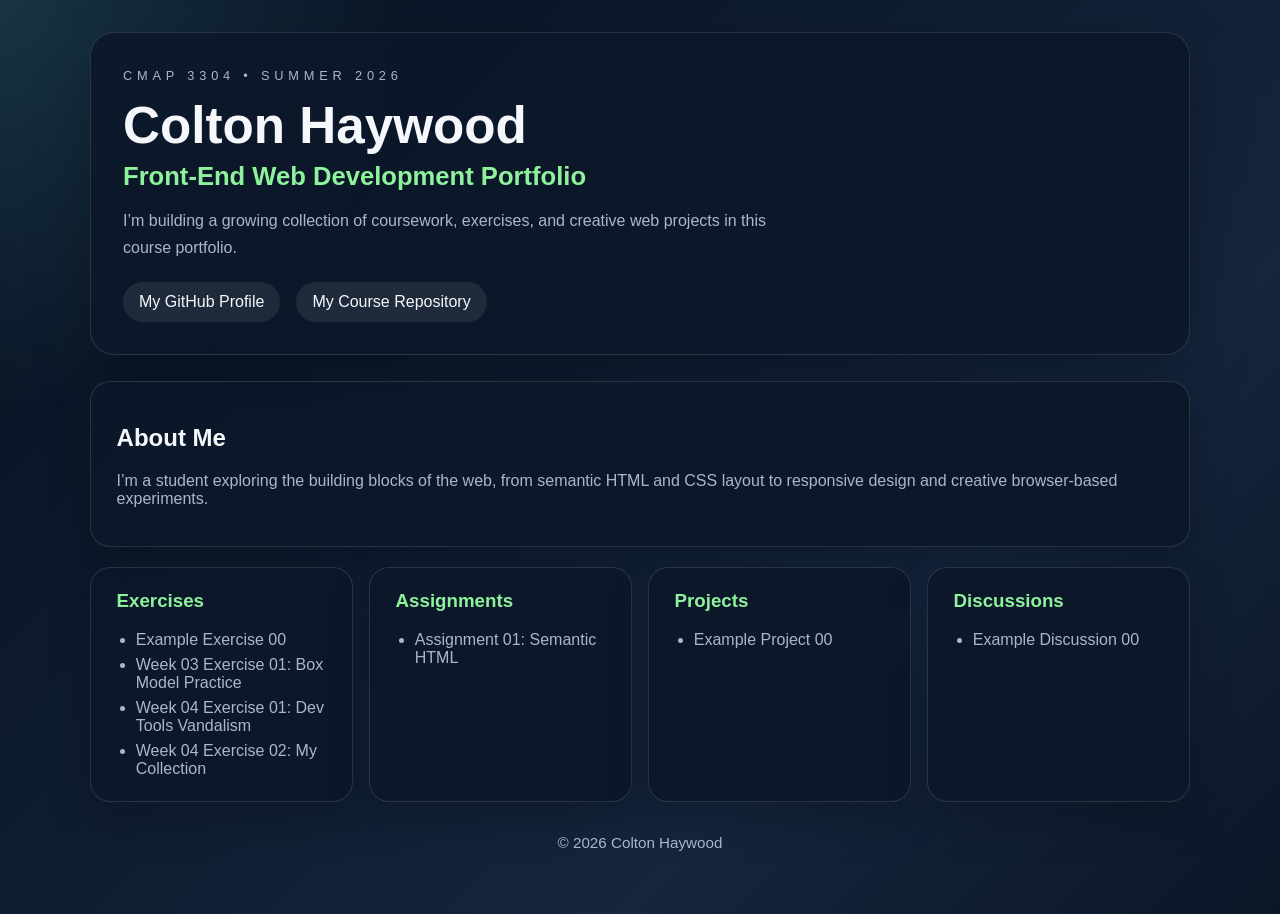
<file: index.html>
<!DOCTYPE html>
<html lang="en">
    <head>
        <meta charset="UTF-8" />
        <meta name="viewport" content="width=device-width, initial-scale=1.0" />
        <title>Colton Haywood | Portfolio</title>
        <link rel="stylesheet" href="styles.css" />
    </head>
    <body>
        <div class="page-shell">
            <header class="hero">
                <p class="eyebrow">CMAP 3304 • Summer 2026</p>
                <h1>Colton Haywood</h1>
                <h2>Front-End Web Development Portfolio</h2>
                <p>
                    I’m building a growing collection of coursework, exercises,
                    and creative web projects in this course portfolio.
                </p>
                <nav class="top-nav">
                    <a href="https://github.com/cohaywoo">My GitHub Profile</a>
                    <a href="https://github.com/cohaywoo/Portfolio">
                        My Course Repository
                    </a>
                </nav>
            </header>

            <main>
                <section class="about">
                    <h2>About Me</h2>
                    <p>
                        I’m a student exploring the building blocks of the web,
                        from semantic HTML and CSS layout to responsive design and
                        creative browser-based experiments.
                    </p>
                </section>

                <section class="cards">
                    <article class="card">
                        <h3>Exercises</h3>
                        <ul>
                            <li>
                                <a href="example-exercise-00/">Example Exercise 00</a>
                            </li>
                            <li>
                                <a href="week-03-exercise-01/">Week 03 Exercise 01: Box Model Practice</a>
                            </li>
                            <li>
                                <a href="week-04-exercise-01/">Week 04 Exercise 01: Dev Tools Vandalism</a>
                            </li>
                            <li>
                                <a href="week-04-exercise-02/">Week 04 Exercise 02: My Collection</a>
                            </li>
                        </ul>
                    </article>

                    <article class="card">
                        <h3>Assignments</h3>
                        <ul>
                            <li>
                                <a href="assignment-01/">Assignment 01: Semantic HTML</a>
                            </li>
                        </ul>
                    </article>

                    <article class="card">
                        <h3>Projects</h3>
                        <ul>
                            <li>
                                <a href="example-project-00/">Example Project 00</a>
                            </li>
                        </ul>
                    </article>

                    <article class="card">
                        <h3>Discussions</h3>
                        <ul>
                            <li>
                                <a href="example-discussion-00/">Example Discussion 00</a>
                            </li>
                        </ul>
                    </article>
                </section>
            </main>

            <footer>
                <p>&copy; 2026 Colton Haywood</p>
            </footer>
        </div>
    </body>
</html>
</file>
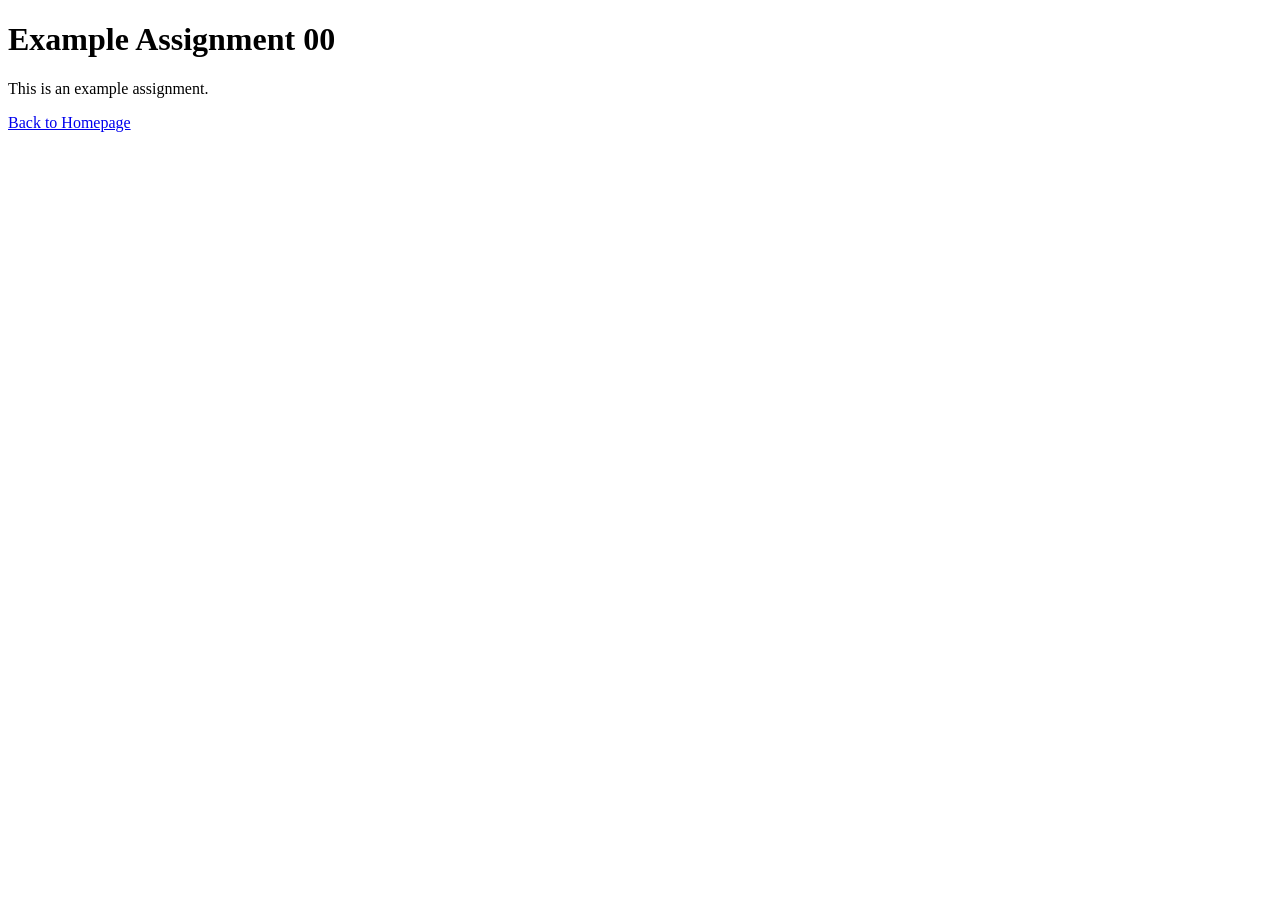
<file: example-assignment-00/index.html>
<!DOCTYPE html>
<html lang="en">
    <head>
        <meta charset="UTF-8" />
        <meta name="viewport" content="width=device-width, initial-scale=1.0" />
        <title>Example Assignment 00</title>
    </head>
    <body>
        <h1>Example Assignment 00</h1>
        <p>This is an example assignment.</p>
        <a href="../index.html">Back to Homepage</a>
    </body>
</html>
</file>
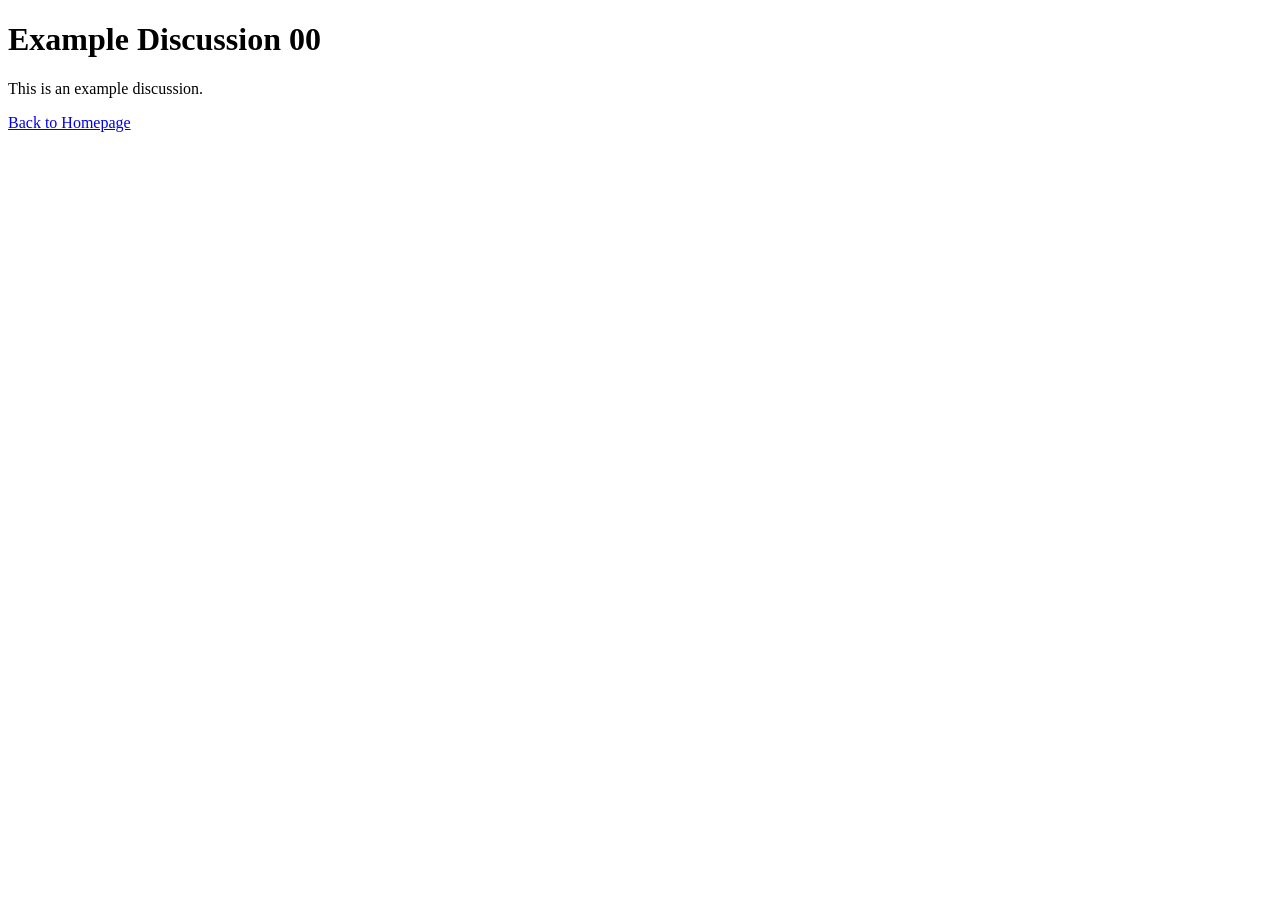
<file: example-discussion-00/index.html>
<!DOCTYPE html>
<html lang="en">
    <head>
        <meta charset="UTF-8" />
        <meta name="viewport" content="width=device-width, initial-scale=1.0" />
        <title>Example Discussion 00</title>
    </head>
    <body>
        <h1>Example Discussion 00</h1>
        <p>This is an example discussion.</p>
        <a href="../index.html">Back to Homepage</a>
    </body>
</html>
</file>
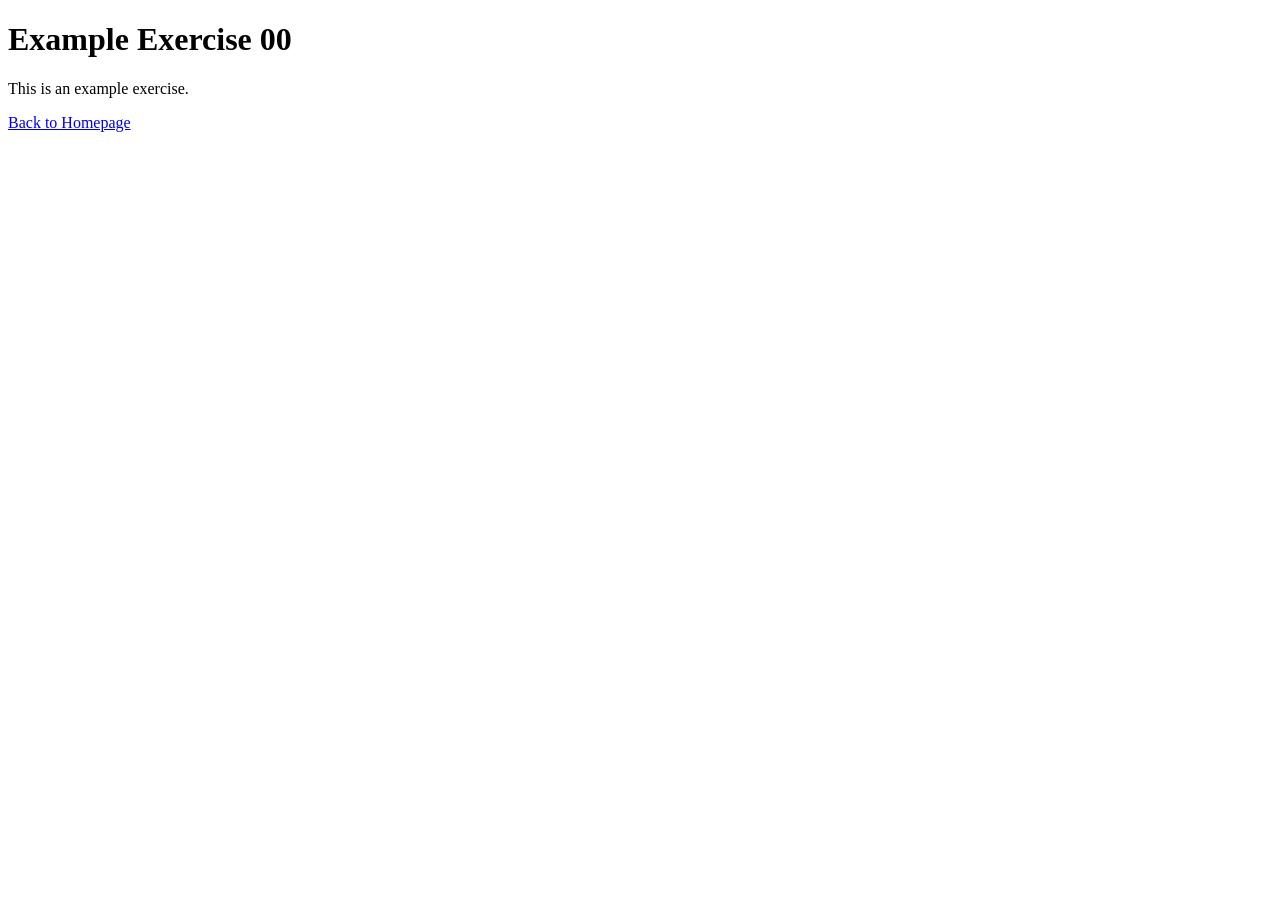
<file: example-exercise-00/index.html>
<!DOCTYPE html>
<html lang="en">
    <head>
        <meta charset="UTF-8" />
        <meta name="viewport" content="width=device-width, initial-scale=1.0" />
        <title>Example Exercise 00</title>
    </head>
    <body>
        <h1>Example Exercise 00</h1>
        <p>This is an example exercise.</p>
        <a href="../index.html">Back to Homepage</a>
    </body>
</html>
</file>
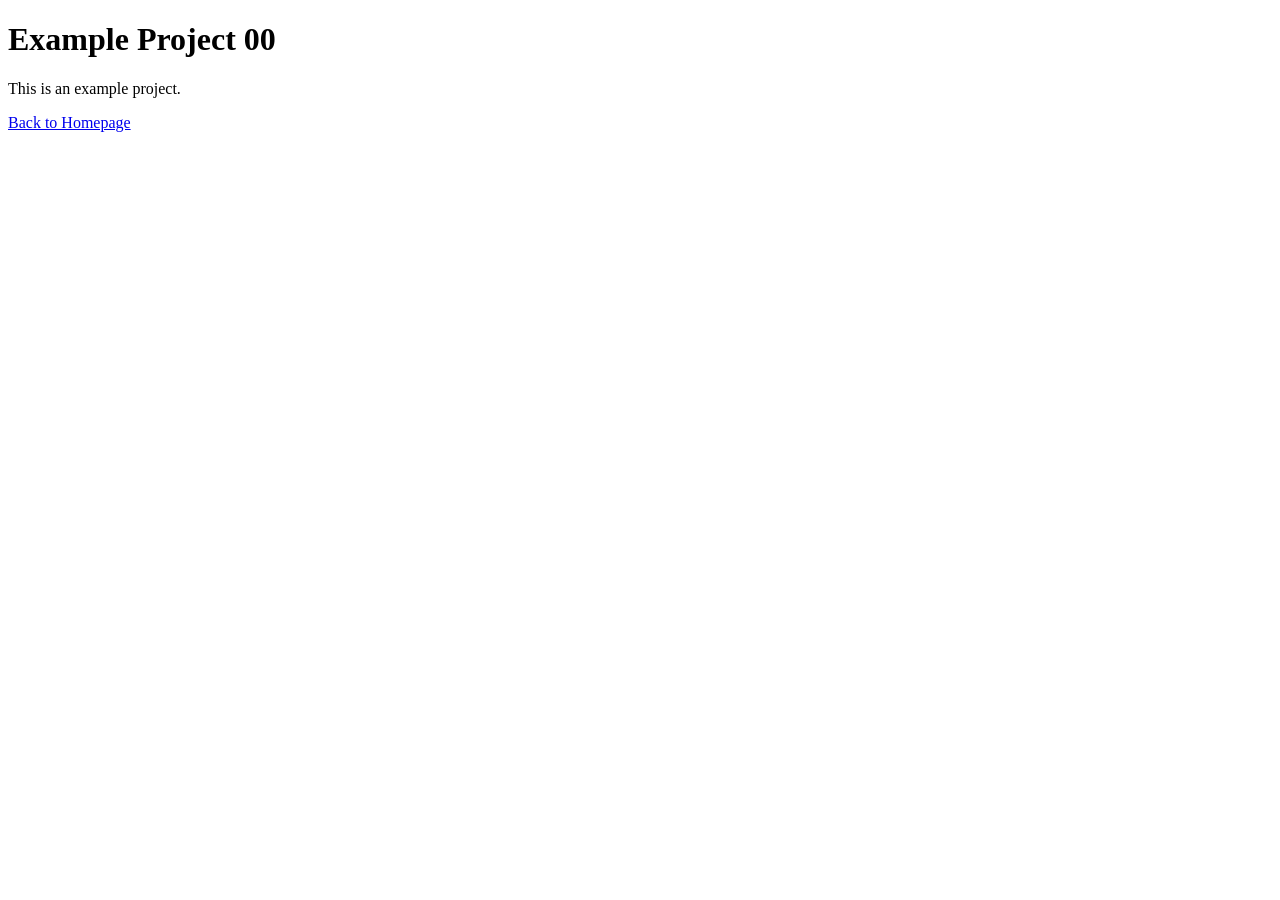
<file: example-project-00/index.html>
<!DOCTYPE html>
<html lang="en">
    <head>
        <meta charset="UTF-8" />
        <meta name="viewport" content="width=device-width, initial-scale=1.0" />
        <title>Example Project 00</title>
    </head>
    <body>
        <h1>Example Project 00</h1>
        <p>This is an example project.</p>
        <a href="../index.html">Back to Homepage</a>
    </body>
</html>
</file>
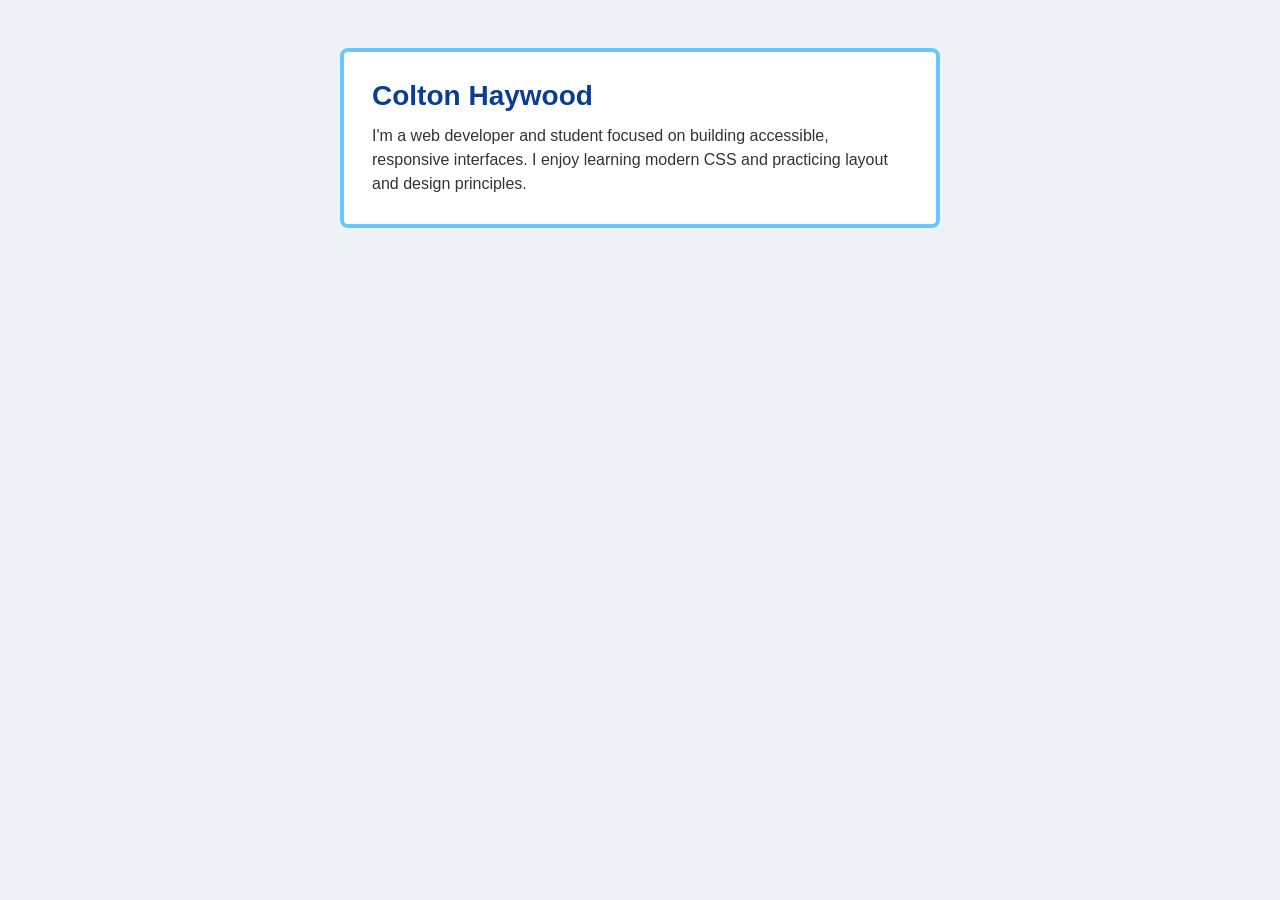
<file: week-03-exercise-01/index.html>
<!DOCTYPE html>
<html lang="en">
  <head>
    <meta charset="utf-8" />
    <meta name="viewport" content="width=device-width, initial-scale=1" />
    <title>Colton Haywood — Box Model Practice</title>
    <link rel="stylesheet" href="style.css" />
  </head>

  <body>
    <div class="card">
      <h1>Colton Haywood</h1>
      <p>
        I'm a web developer and student focused on building accessible,
        responsive interfaces. I enjoy learning modern CSS and practicing
        layout and design principles.
      </p>
    </div>
  </body>
</html>
</file>
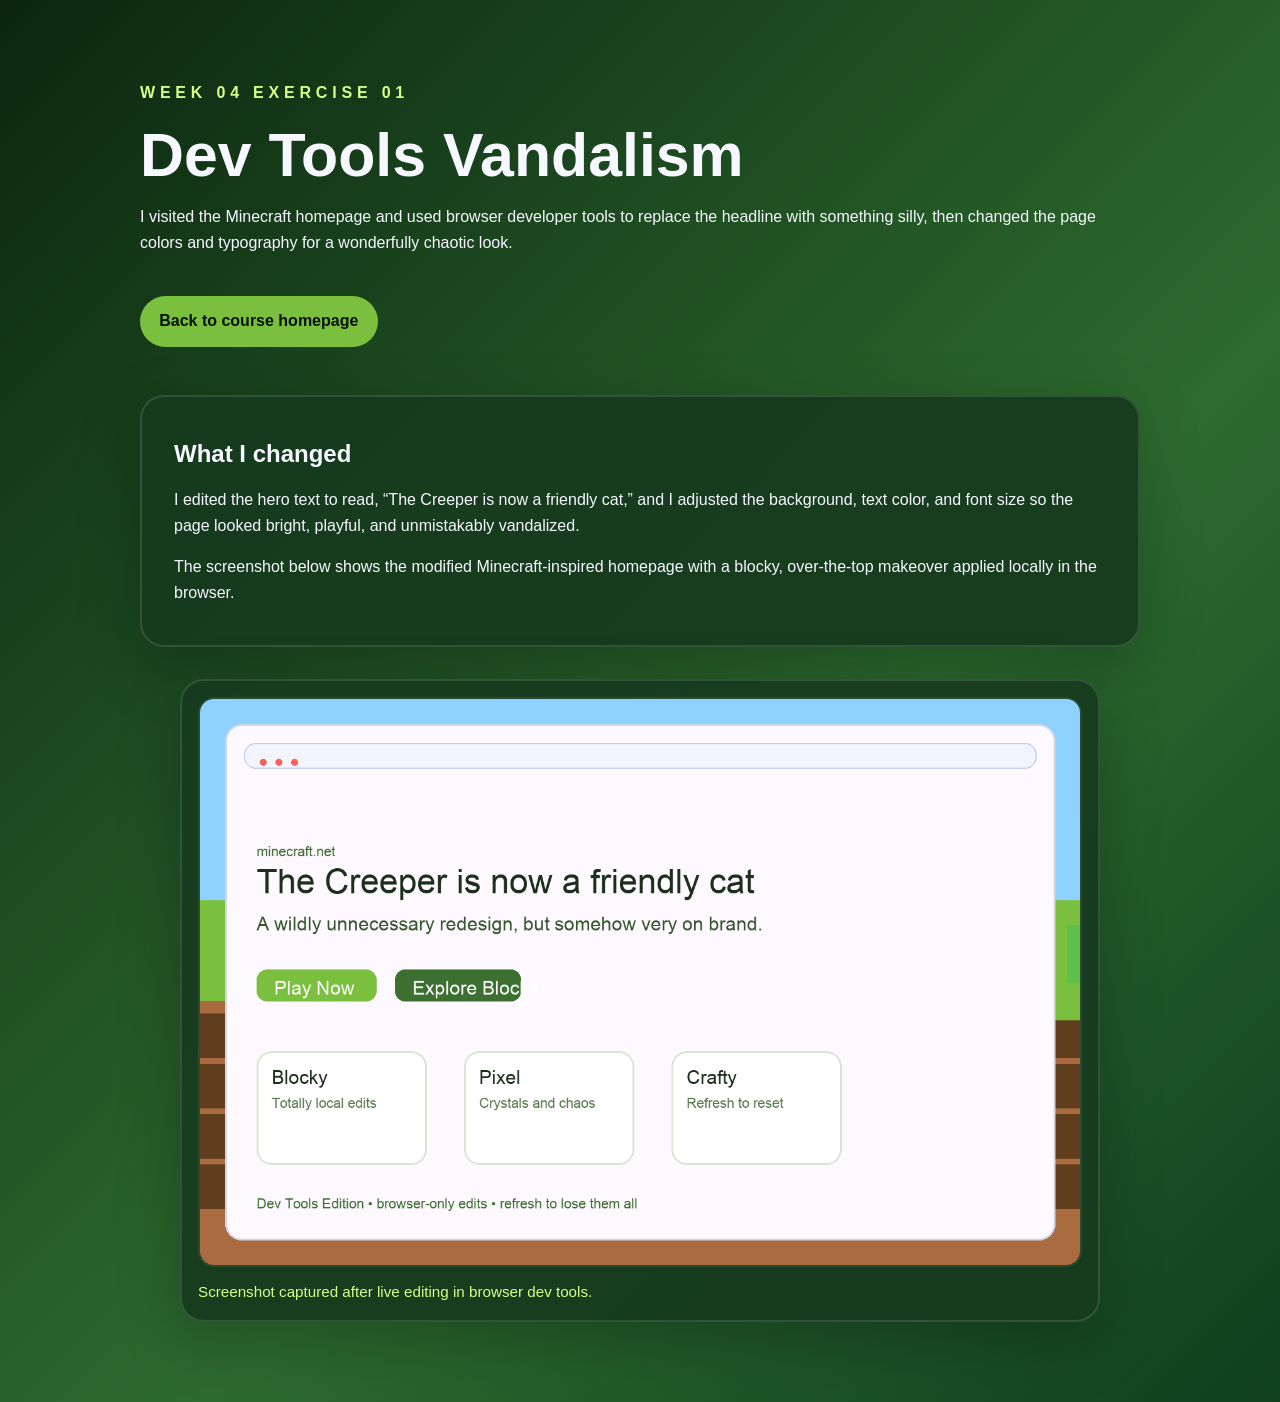
<file: week-04-exercise-01/index.html>
<!DOCTYPE html>
<html lang="en">
    <head>
        <meta charset="UTF-8" />
        <meta name="viewport" content="width=device-width, initial-scale=1.0" />
        <title>Week 04 Exercise 01: Dev Tools Vandalism</title>
        <link rel="stylesheet" href="style.css" />
    </head>
    <body>
        <header class="hero">
            <p class="eyebrow">Week 04 Exercise 01</p>
            <h1>Dev Tools Vandalism</h1>
            <p>
                I visited the Minecraft homepage and used browser developer tools to
                replace the headline with something silly, then changed the page
                colors and typography for a wonderfully chaotic look.
            </p>
            <a class="back-link" href="../index.html">Back to course homepage</a>
        </header>

        <main class="content">
            <section class="description">
                <h2>What I changed</h2>
                <p>
                    I edited the hero text to read, “The Creeper is now a friendly cat,”
                    and I adjusted the background, text color, and font size so the
                    page looked bright, playful, and unmistakably vandalized.
                </p>
                <p>
                    The screenshot below shows the modified Minecraft-inspired homepage
                    with a blocky, over-the-top makeover applied locally in the browser.
                </p>
            </section>

            <figure class="screenshot-card">
                <img
                    src="minecraft-devtools-vandalism-screenshot.png"
                    alt="A screenshot of a modified Minecraft-style homepage with a silly headline and bright green colors"
                />
                <figcaption>
                    Screenshot captured after live editing in browser dev tools.
                </figcaption>
            </figure>
        </main>
    </body>
</html>
</file>
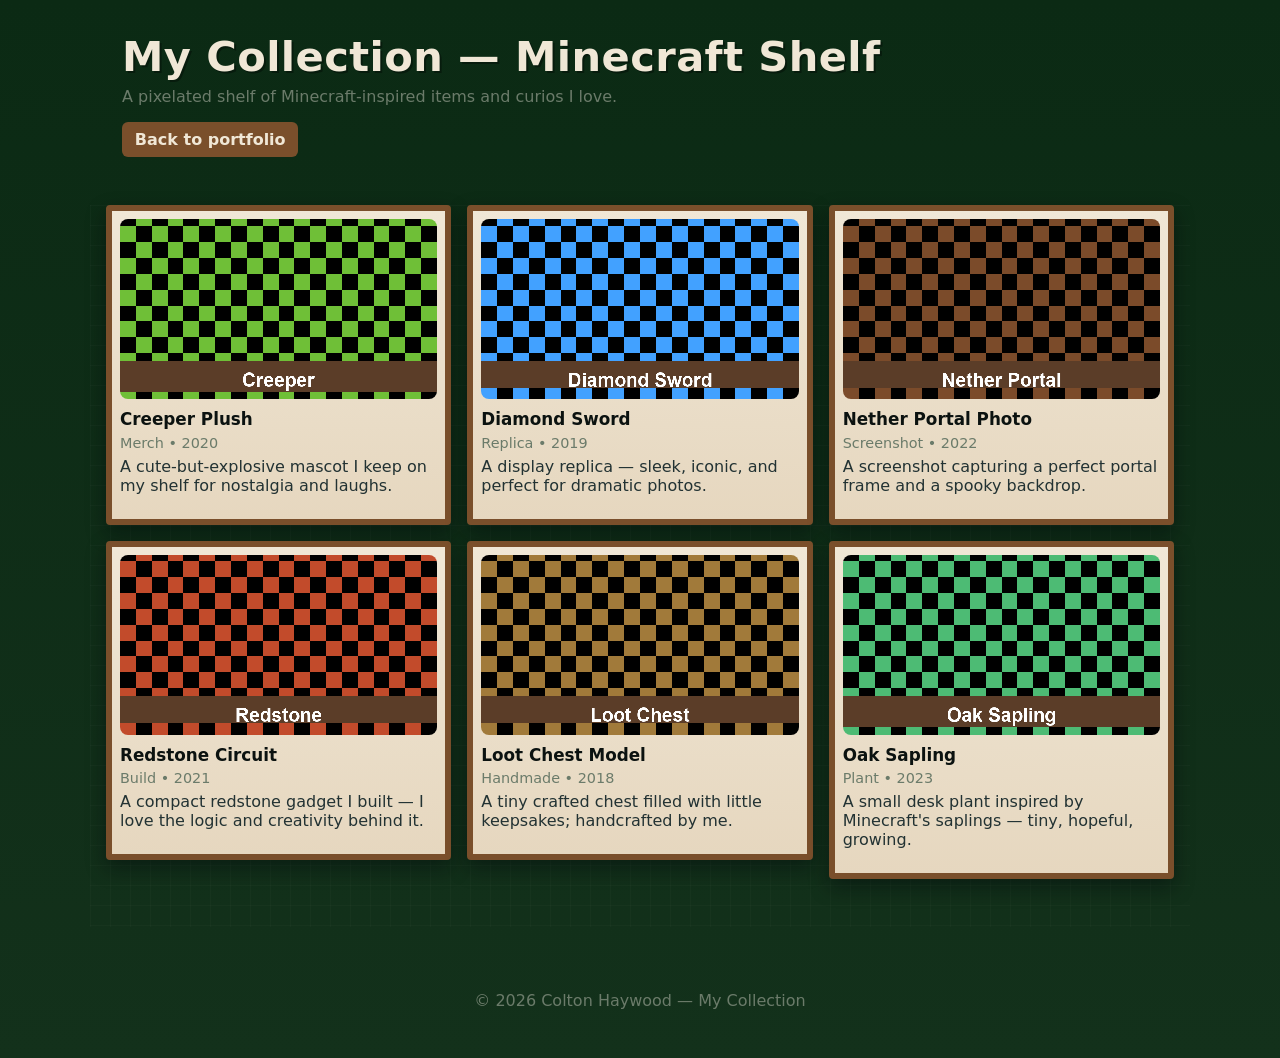
<file: week-04-exercise-02/index.html>
<!DOCTYPE html>
<html lang="en">
  <head>
    <meta charset="utf-8" />
    <meta name="viewport" content="width=device-width, initial-scale=1" />
    <title>Week 04 Exercise 02: My Collection</title>
    <link rel="stylesheet" href="style.css" />
  </head>

  <body>
    <header class="collection-hero">
      <h1>My Collection — Minecraft Shelf</h1>
      <p class="lead">A pixelated shelf of Minecraft-inspired items and curios I love.</p>
      <a class="back" href="../index.html">Back to portfolio</a>
    </header>

    <main class="collection-shell">
      <section class="collection-grid">
        <article class="collection-card">
          <img src="item-01.png" alt="Creeper Plush" />
          <h3>Creeper Plush</h3>
          <p class="meta">Merch • 2020</p>
          <p class="desc">A cute-but-explosive mascot I keep on my shelf for nostalgia and laughs.</p>
        </article>

        <article class="collection-card">
          <img src="item-02.png" alt="Diamond Sword" />
          <h3>Diamond Sword</h3>
          <p class="meta">Replica • 2019</p>
          <p class="desc">A display replica — sleek, iconic, and perfect for dramatic photos.</p>
        </article>

        <article class="collection-card">
          <img src="item-03.png" alt="Nether Portal Photo" />
          <h3>Nether Portal Photo</h3>
          <p class="meta">Screenshot • 2022</p>
          <p class="desc">A screenshot capturing a perfect portal frame and a spooky backdrop.</p>
        </article>

        <article class="collection-card">
          <img src="item-04.png" alt="Redstone Circuit" />
          <h3>Redstone Circuit</h3>
          <p class="meta">Build • 2021</p>
          <p class="desc">A compact redstone gadget I built — I love the logic and creativity behind it.</p>
        </article>

        <article class="collection-card">
          <img src="item-05.png" alt="Loot Chest Model" />
          <h3>Loot Chest Model</h3>
          <p class="meta">Handmade • 2018</p>
          <p class="desc">A tiny crafted chest filled with little keepsakes; handcrafted by me.</p>
        </article>

        <article class="collection-card">
          <img src="item-06.png" alt="Oak Sapling" />
          <h3>Oak Sapling</h3>
          <p class="meta">Plant • 2023</p>
          <p class="desc">A small desk plant inspired by Minecraft's saplings — tiny, hopeful, growing.</p>
        </article>
      </section>
    </main>

    <footer class="collection-footer">
      <p>&copy; 2026 Colton Haywood — My Collection</p>
    </footer>
  </body>
</html>
</file>
<file: styles.css>
:root {
    color-scheme: dark;
    --bg: #07111f;
    --panel: rgba(12, 24, 42, 0.92);
    --text: #f6f7fb;
    --muted: #aab7cb;
    --accent: #6ee7ff;
    --accent-2: #8ef29d;
}

* {
    box-sizing: border-box;
}

body {
    margin: 0;
    font-family: "Trebuchet MS", "Segoe UI", sans-serif;
    color: var(--text);
    background:
        radial-gradient(circle at top left, rgba(110, 231, 255, 0.16), transparent 26%),
        linear-gradient(135deg, var(--bg), #14253d 70%, #0c1627);
    min-height: 100vh;
}

.page-shell {
    width: min(1100px, calc(100% - 2rem));
    margin: 0 auto;
    padding: 2rem 0 3rem;
}

.hero {
    background: var(--panel);
    border: 1px solid rgba(255, 255, 255, 0.12);
    border-radius: 1.5rem;
    padding: 2rem;
    box-shadow: 0 25px 60px rgba(0, 0, 0, 0.25);
}

.eyebrow {
    text-transform: uppercase;
    letter-spacing: 0.3rem;
    font-size: 0.8rem;
    color: var(--accent);
    margin: 0 0 0.6rem;
}

.hero h1 {
    margin: 0;
    font-size: clamp(2.2rem, 4vw, 3.2rem);
}

.hero h2 {
    margin: 0.4rem 0 0.8rem;
    color: var(--accent-2);
    font-size: clamp(1.2rem, 2.2vw, 1.6rem);
}

.hero p {
    color: var(--muted);
    max-width: 680px;
    line-height: 1.7;
}

.top-nav {
    display: flex;
    flex-wrap: wrap;
    gap: 1rem;
    margin-top: 1.3rem;
}

.top-nav a {
    color: var(--text);
    text-decoration: none;
    padding: 0.7rem 1rem;
    border-radius: 999px;
    background: rgba(255, 255, 255, 0.08);
}

.top-nav a:hover {
    background: rgba(110, 231, 255, 0.2);
}

main {
    margin-top: 1.6rem;
}

.about,
.card {
    background: var(--panel);
    border: 1px solid rgba(255, 255, 255, 0.12);
    border-radius: 1.25rem;
    padding: 1.4rem 1.6rem;
    box-shadow: 0 18px 45px rgba(0, 0, 0, 0.2);
}

.about {
    margin-bottom: 1.2rem;
}

.about p,
.card li,
.card a {
    color: var(--muted);
}

.cards {
    display: grid;
    gap: 1rem;
    grid-template-columns: repeat(auto-fit, minmax(260px, 1fr));
}

.card h3 {
    margin-top: 0;
    color: var(--accent-2);
}

.card ul {
    padding-left: 1.2rem;
    margin: 0;
}

.card li + li {
    margin-top: 0.45rem;
}

.card a {
    text-decoration: none;
}

.card a:hover {
    color: var(--text);
}

footer {
    margin-top: 2rem;
    text-align: center;
    color: var(--muted);
    font-size: 0.95rem;
}
</file>
<file: week-03-exercise-01/style.css>
/* Universal box-sizing */
* {
  box-sizing: border-box;
}

/* Page styles */
body {
  font-family: 'Helvetica Neue', Arial, sans-serif;
  background-color: #eef2f7;
  margin: 24px;
  padding: 24px;
  color: #222;
}

.card {
  max-width: 600px;
  margin: 0 auto;
  padding: 28px;
  background-color: #ffffff;
  border: 4px solid #67c8ff;
  border-radius: 8px;
}

.card h1 {
  color: #0b3d91;
  font-size: 28px;
  margin: 0 0 12px 0;
}

.card p {
  color: #333;
  font-size: 16px;
  margin: 0;
  line-height: 1.5;
}
</file>
<file: week-04-exercise-01/style.css>
:root {
    color-scheme: dark;
    --bg: #0c2610;
    --panel: #173a1e;
    --text: #f7f8ff;
    --accent: #7bbf3f;
    --accent-2: #d7ff8a;
}

* {
    box-sizing: border-box;
}

body {
    margin: 0;
    font-family: "Trebuchet MS", "Segoe UI", sans-serif;
    background: linear-gradient(135deg, var(--bg), #2d6b2f 60%, #0f3f1f);
    color: var(--text);
    line-height: 1.6;
}

.hero,
.content {
    width: min(1000px, calc(100% - 2rem));
    margin: 0 auto;
}

.hero {
    padding: 4rem 0 2rem;
}

.eyebrow {
    text-transform: uppercase;
    letter-spacing: 0.3rem;
    color: var(--accent-2);
    font-weight: 700;
}

h1,
h2 {
    line-height: 1.1;
}

h1 {
    font-size: clamp(2.4rem, 5vw, 3.8rem);
    margin: 0 0 1rem;
}

.back-link {
    display: inline-block;
    margin-top: 1.5rem;
    padding: 0.8rem 1.2rem;
    border-radius: 999px;
    background: var(--accent);
    color: #081208;
    text-decoration: none;
    font-weight: 700;
}

.content {
    padding: 1rem 0 4rem;
}

.description,
.screenshot-card {
    background: rgba(23, 58, 30, 0.95);
    border: 2px solid rgba(255, 255, 255, 0.12);
    border-radius: 1.5rem;
    box-shadow: 0 20px 60px rgba(0, 0, 0, 0.25);
}

.description {
    padding: 1.5rem 2rem;
    margin-bottom: 2rem;
}

.screenshot-card {
    padding: 1rem;
}

.screenshot-card img {
    display: block;
    width: 100%;
    height: auto;
    border-radius: 1rem;
    border: 2px solid rgba(255, 255, 255, 0.08);
}

figcaption {
    margin-top: 0.8rem;
    color: #d7ff8a;
    font-size: 0.95rem;
}
</file>
<file: week-04-exercise-02/style.css>
/* Collection styles with Flexbox + media queries (range syntax) */
:root{
  --bg:#0b2a14; /* deep green */
  --card:#f0e7d6; /* pale sand for blocks */
  --accent:#7bbf3f; /* grassy green */
  --muted:#6b7b6a;
  --wood:#7a4f2b;
}
*{box-sizing:border-box}
body{margin:0;font-family: 'Segoe UI', Roboto, system-ui, Arial, sans-serif;background:linear-gradient(180deg,var(--bg),#13311b);color:#eef2f6}
.collection-hero{padding:2rem;max-width:1100px;margin:0 auto}
.collection-hero h1{margin:0 0 .4rem;font-size:clamp(1.6rem,3.6vw,2.6rem);color:var(--card);letter-spacing:0.01em;text-shadow:2px 2px 0 rgba(0,0,0,0.35)}
.collection-hero .lead{color:var(--muted);margin:0 0 1rem}
.collection-hero .back{display:inline-block;padding:.5rem .8rem;background:var(--wood);color:var(--card);border-radius:6px;text-decoration:none;font-weight:700}
.collection-shell{max-width:1100px;margin:1rem auto;padding:0 1rem 3rem}

.collection-grid{
  display:flex;
  flex-wrap:wrap;
  gap:1rem;
  align-items:flex-start;
}

.collection-card{
  background:linear-gradient(180deg,var(--card),#e6d7bf);
  color:#0b1210;
  border-radius:4px;
  padding:8px;
  box-shadow:0 8px 20px rgba(2,8,12,0.45);
  flex-grow:1;
  flex-shrink:1;
  flex-basis:300px; /* base width for mobile stacking */
  display:flex;
  flex-direction:column;
  border:6px solid var(--wood);
}
.collection-card img{width:100%;height:180px;object-fit:cover;border-radius:8px;margin-bottom:10px}
.collection-card h3{margin:0;font-size:1.05rem}
.collection-card .meta{color:var(--muted);font-size:.9rem;margin:.35rem 0}
.collection-card .desc{margin-top:auto;color:#223233}

/* pixelated effect for images */
.collection-card img{image-rendering:pixelated}

/* subtle blocky background */
.collection-shell{background-image:linear-gradient(90deg, rgba(255,255,255,0.02) 1px, transparent 1px), linear-gradient(180deg, rgba(255,255,255,0.02) 1px, transparent 1px); background-size:20px 20px;}

.collection-footer{text-align:center;color:var(--muted);padding:2rem 0}

/* Tablet: two columns */
@media (width >= 480px) {
  .collection-card{ flex-basis:45%; }
}

/* Desktop: three columns */
@media (width >= 1024px) {
  .collection-card{ flex-basis:30%; }
}
</file>
